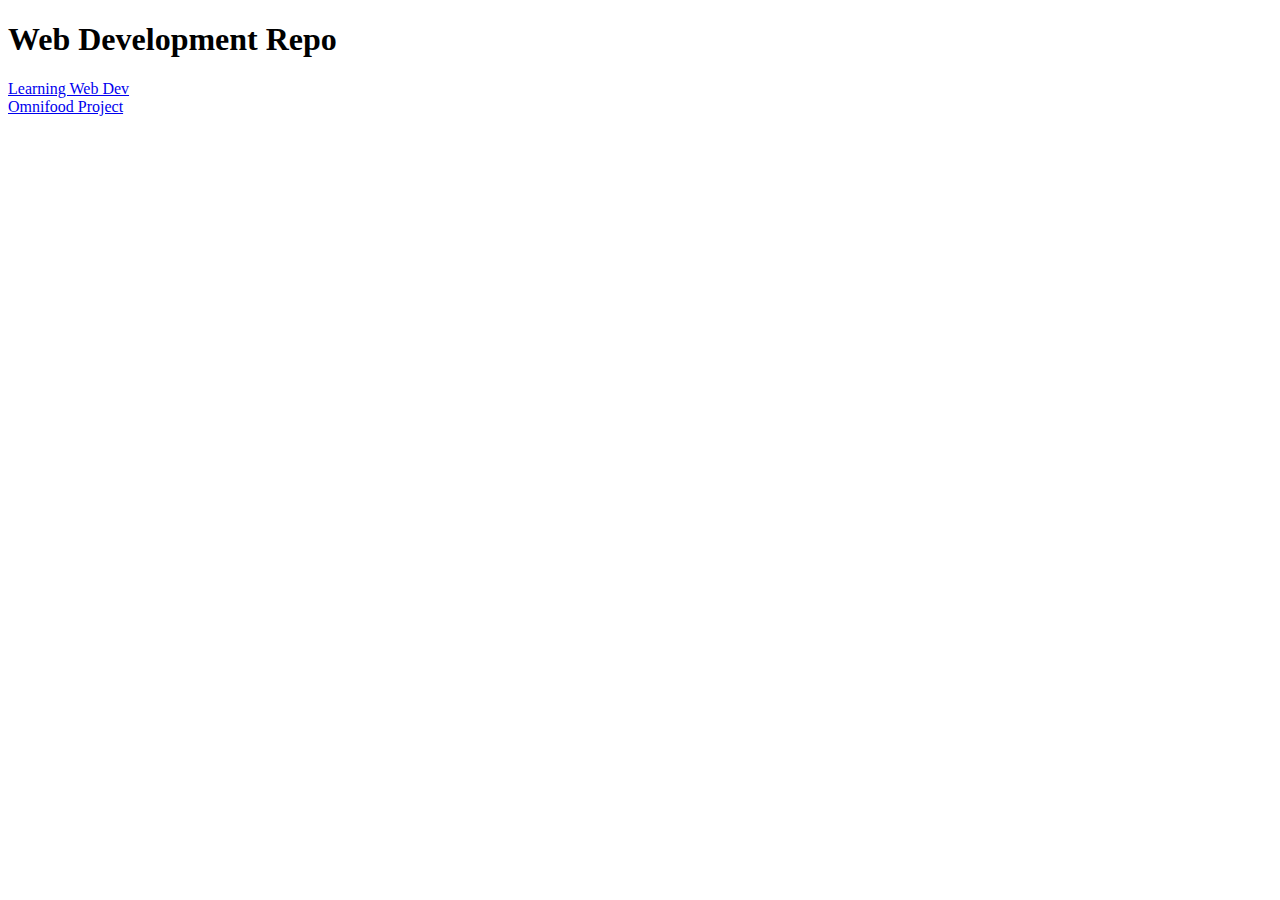
<file: index.html>
<!DOCTYPE html>
<html lang="en">

<head>
    <meta charset="UTF-8">
    <title>Web Devlopment Repository</title>
</head>

<body>
    <header>
        <h1>Web Development Repo</h1>
    </header>
    <main>
        <section><a href="blogpost/index.html" target="_blank">Learning Web Dev</a></section>
        <section><a href="omnifood-project/index.html" target="_blank">Omnifood Project</a></section>
        <section></section>
        <section></section>
        <section></section>
    </main>
</body>

</html>
</file>
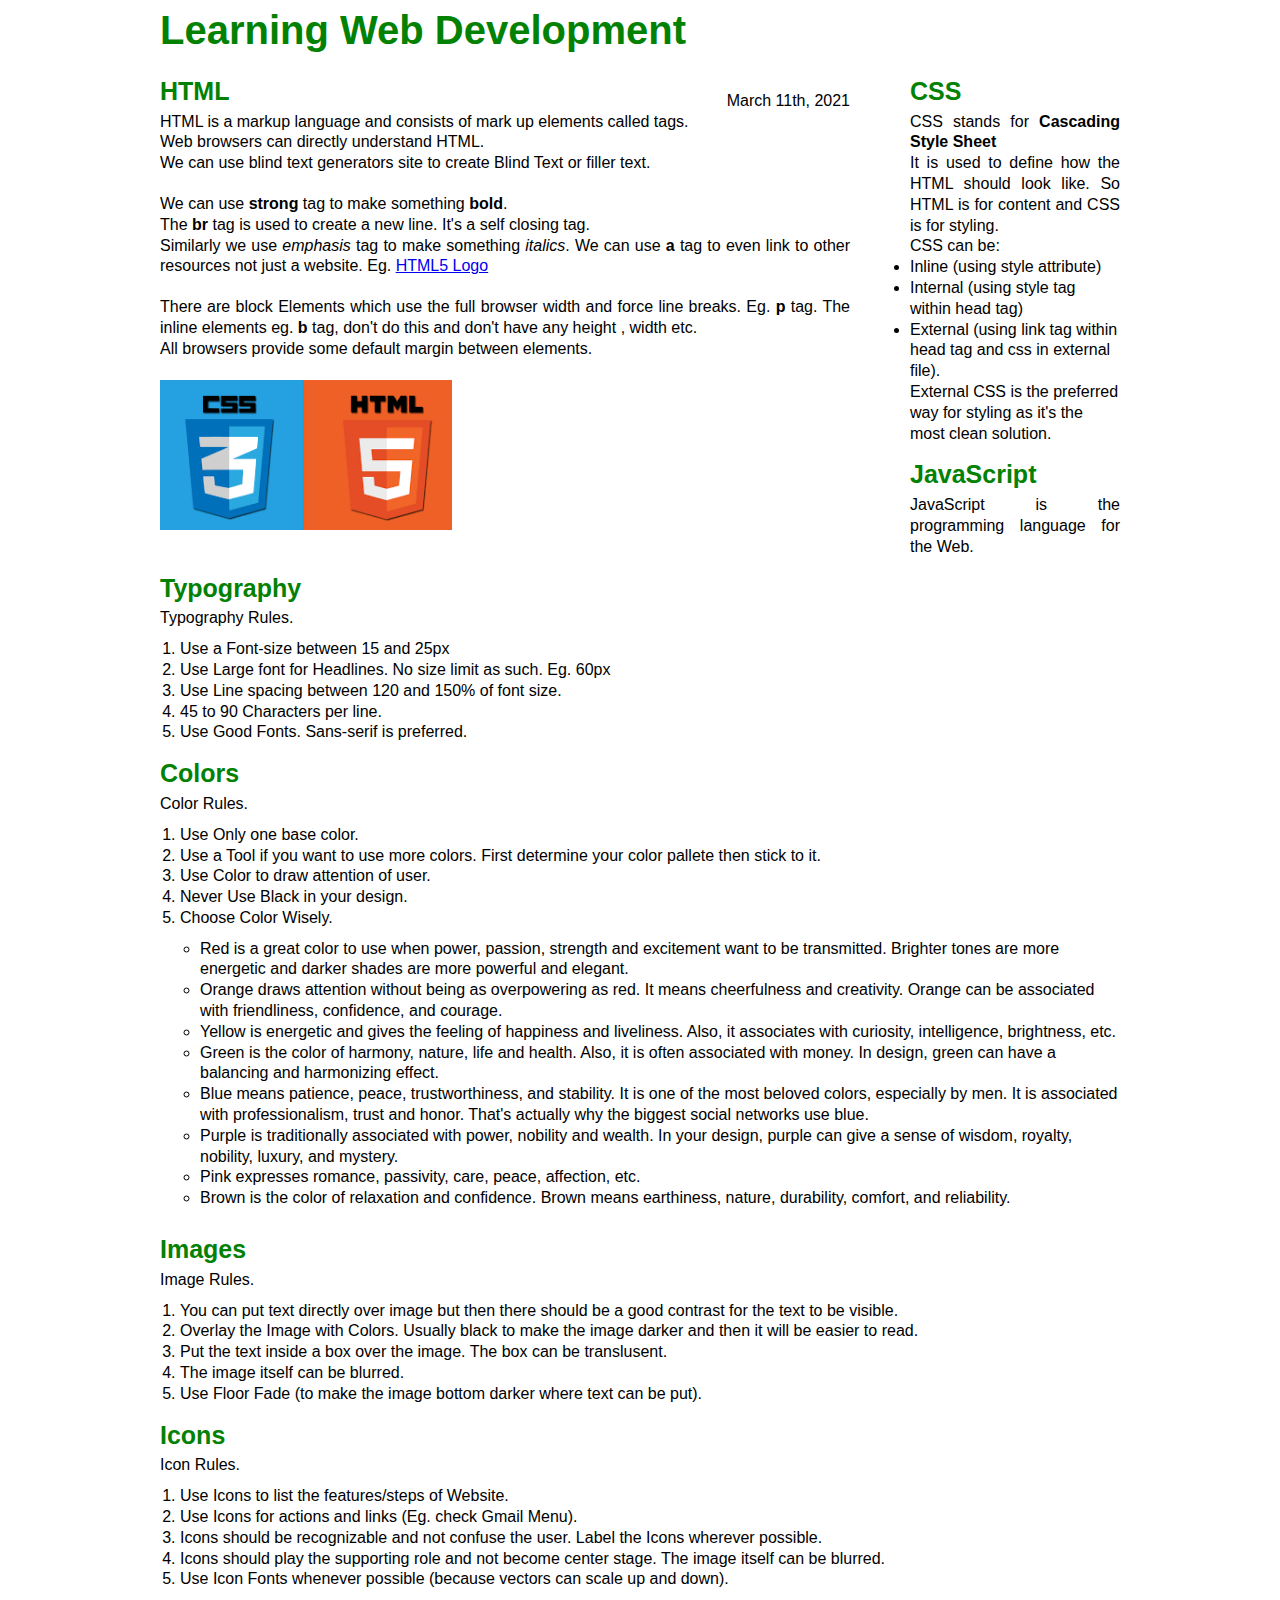
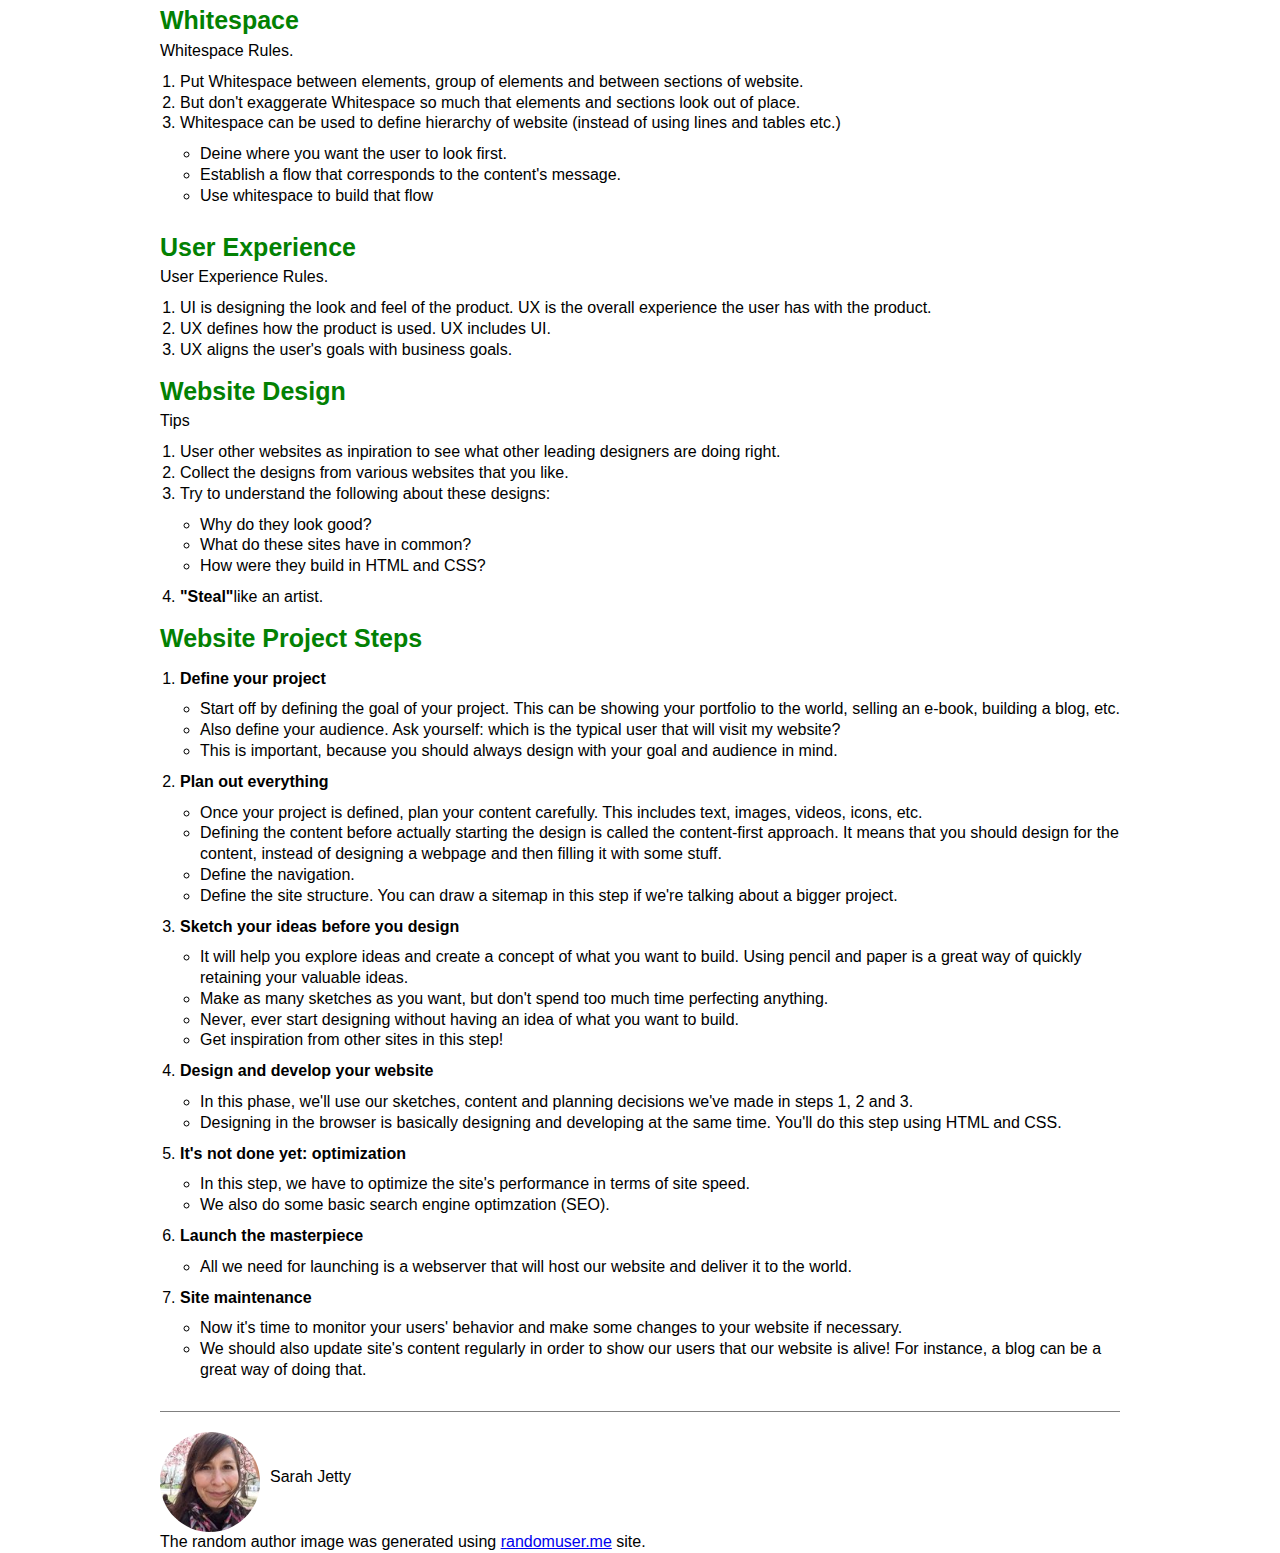
<file: blogpost/index.html>
<!DOCTYPE html>
<html lang="en">

<head>
    <meta charset="UTF-8">
    <meta http-equiv="X-UA-Compatible" content="IE=edge">
    <link rel="stylesheet" type="text/css" href="css/style.css">
    <title>Web Dev</title>
</head>

<body>
    <div class="container">
        <h1>Learning Web Development</h1>
        <article class="html-box">
            <p class="date">March 11th, 2021</p>

            <h2>HTML</h2>
            <p class="html-text">HTML is a markup language and consists of mark up elements called tags. <br>
                Web browsers can directly understand HTML. <br>
                We can use blind text generators site to create Blind Text or filler text. <br>
            </p>

            <p class="html-text">
                We can use <strong>strong</strong> tag to make something <strong>bold</strong>. <br>
                The <strong>br</strong> tag is used to create a new line. It's a self closing tag. <br>
                Similarly we use <em>emphasis</em> tag to make something <em>italics</em>.
                We can use <strong>a</strong> tag to even link to other resources not just a website. Eg. <a
                    href="logo.png">HTML5 Logo</a> </p>

            <p class="html-text">
                There are block Elements which use the full browser width and force line breaks. Eg. <b>p</b> tag. The
                inline
                elements
                eg. <b>b</b> tag, don't do this and don't have any height , width etc. <br>
                All browsers provide some default margin between elements. </p>

            <img src="logo.png" alt="HTML5 Logo">

        </article>

        <section class="other-box">
            <article class="css-box">
                <h2>CSS</h2>
                <p class="css-text"> CSS stands for <b>Cascading Style Sheet</b><br>
                    It is used to define how the HTML should look like. So HTML is for content and CSS is for styling.
                    <br>
                    CSS can be:
                    <ul>
                        <li>Inline (using style attribute)</li>
                        <li>Internal (using style tag within head tag)</li>
                        <li>External (using link tag within head tag and css in external file).</li>
                    </ul>
                    External CSS is the preferred way for styling as it's the most clean solution.
                </p>
            </article>

            <article class="js-box">
                <h2>JavaScript</h2>
                <p class="js-text">JavaScript is the programming language for the Web.</p>
            </article>

        </section>

        <div class="clear-fix"></div>

        <section class="web-design-tips">
            <article class="typo-box web-design-tips">
                <h2>Typography</h2>
                <p class="typo-text">Typography Rules.
                    <ol>
                        <li>Use a Font-size between 15 and 25px</li>
                        <li>Use Large font for Headlines. No size limit as such. Eg. 60px</li>
                        <li>Use Line spacing between 120 and 150% of font size. </li>
                        <li>45 to 90 Characters per line.</li>
                        <li>Use Good Fonts. Sans-serif is preferred.</li>
                    </ol>
                </p>
            </article>

            <article class="color-box web-design-tips">
                <h2>Colors</h2>
                <p class="color-text">Color Rules.
                    <ol>
                        <li>Use Only one base color.</li>
                        <li>Use a Tool if you want to use more colors. First determine your color pallete then stick to
                            it.
                        </li>
                        <li>Use Color to draw attention of user. </li>
                        <li>Never Use Black in your design.</li>
                        <li>Choose Color Wisely.</li>
                        <ul>
                            <li>Red is a great color to use when power, passion, strength and excitement want to be
                                transmitted. Brighter tones are more energetic and darker shades are more powerful and
                                elegant.
                            </li>
                            <li>Orange draws attention without being as overpowering as red. It means cheerfulness and
                                creativity. Orange can be associated with friendliness, confidence, and courage.
                            </li>
                            <li>Yellow is energetic and gives the feeling of happiness and liveliness. Also, it
                                associates
                                with curiosity, intelligence, brightness, etc.
                            </li>
                            <li>Green is the color of harmony, nature, life and health. Also, it is often associated
                                with
                                money. In design, green can have a balancing and harmonizing effect.
                            </li>
                            <li>Blue means patience, peace, trustworthiness, and stability. It is one of the most
                                beloved
                                colors, especially by men. It is associated with professionalism, trust and honor.
                                That's
                                actually why the biggest social networks use blue.
                            </li>
                            <li>Purple is traditionally associated with power, nobility and wealth. In your design,
                                purple
                                can give a sense of wisdom, royalty, nobility, luxury, and mystery.
                            </li>
                            <li>Pink expresses romance, passivity, care, peace, affection, etc.
                            </li>
                            <li> Brown is the color of relaxation and confidence. Brown means earthiness, nature,
                                durability, comfort, and reliability.</li>
                        </ul>
                    </ol>
                </p>
            </article>

            <article class="image-box web-design-tips">
                <h2>Images</h2>
                <p class="image-text">Image Rules.
                    <ol>
                        <li>You can put text directly over image but then there should be a good contrast for the text
                            to be
                            visible.</li>
                        <li>Overlay the Image with Colors. Usually black to make the image darker and then it will be
                            easier
                            to read.
                        </li>
                        <li>Put the text inside a box over the image. The box can be translusent. </li>
                        <li>The image itself can be blurred.</li>
                        <li>Use Floor Fade (to make the image bottom darker where text can be put).</li>
                    </ol>
                </p>
            </article>

            <article class="icon-box web-design-tips">
                <h2>Icons</h2>
                <p class="icon-text">Icon Rules.
                    <ol>
                        <li>Use Icons to list the features/steps of Website. </li>
                        <li>Use Icons for actions and links (Eg. check Gmail Menu).</li>
                        <li>Icons should be recognizable and not confuse the user. Label the Icons wherever possible.
                        </li>
                        <li>Icons should play the supporting role and not become center stage. The image itself can be
                            blurred.</li>
                        <li>Use Icon Fonts whenever possible (because vectors can scale up and down).</li>
                    </ol>
                </p>
            </article>

            <article class="whitespace-box web-design-tips">
                <h2>Whitespace</h2>
                <p class="whitespace-text">Whitespace Rules.
                    <ol>
                        <li>Put Whitespace between elements, group of elements and between sections of website. </li>
                        <li>But don't exaggerate Whitespace so much that elements and sections look out of place. </li>
                        <li>Whitespace can be used to define hierarchy of website (instead of using lines and tables
                            etc.)
                        </li>
                        <ul>
                            <li>Deine where you want the user to look first. </li>
                            <li>Establish a flow that corresponds to the content's message. </li>
                            <li>Use whitespace to build that flow</li>
                        </ul>
                    </ol>
                </p>
            </article>

            <div class="ux-box web-design-tips">
                <h2>User Experience</h2>
                <p class="ux-text">User Experience Rules.
                    <ol>
                        <li>UI is designing the look and feel of the product. UX is the overall experience the user has
                            with
                            the product. </li>
                        <li>UX defines how the product is used. UX includes UI. </li>
                        <li>UX aligns the user's goals with business goals. </li>
                    </ol>
                </p>
            </div>

            <article class="design-box web-design-tips">
                <h2>Website Design</h2>
                <p class="ux-text">Tips
                    <ol>
                        <li>User other websites as inpiration to see what other leading designers are doing right.</li>
                        <li>Collect the designs from various websites that you like.</li>
                        <li>Try to understand the following about these designs:</li>
                        <ul>
                            <li>Why do they look good?</li>
                            <li>What do these sites have in common?</li>
                            <li>How were they build in HTML and CSS?</li>
                        </ul>
                        <li><b>"Steal"</b>like an artist.</li>
                    </ol>
                </p>
            </article>
        </section>

        <article class="project-box web-design-tips">
            <h2>Website Project Steps</h2>
            <p class="ux-text">
                <ol>
                    <li><b> Define your project</b></li>
                    <ul>
                        <li>Start off by defining the goal of your project. This can be showing your portfolio to the
                            world, selling an e-book, building a blog, etc.</li>
                        <li>Also define your audience. Ask yourself: which is the typical user that will visit my
                            website?</li>
                        <li>This is important, because you should always design with your goal and audience in mind.
                        </li>
                    </ul>

                    <li><b>Plan out everything</b></li>
                    <ul>
                        <li>Once your project is defined, plan your content carefully. This includes text, images,
                            videos, icons, etc.</li>
                        <li>Defining the content before actually starting the design is called the content-first
                            approach. It means that you should design for the content, instead of designing a webpage
                            and then filling it with some stuff.</li>
                        <li>Define the navigation. </li>
                        <li> Define the site structure. You can draw a sitemap in this step if we're talking about a
                            bigger project.</li>
                    </ul>

                    <li><b>Sketch your ideas before you design</b></li>
                    <ul>
                        <li>It will help you explore ideas and create a concept of what you want to build. Using pencil
                            and paper
                            is a great way of quickly retaining your valuable ideas.</li>
                        <li>Make as many sketches as you want, but don't spend too much time perfecting anything.</li>
                        <li>Never, ever start designing without having an idea of what you want to build.</li>
                        <li>Get inspiration from other sites in this step!</li>
                    </ul>
                    <li><b>Design and develop your website</b></li>
                    <ul>
                        <li>In this phase, we'll use our sketches, content and planning decisions we've made in steps
                            1, 2 and 3.</li>
                        <li> Designing in the browser is basically designing and developing at the same time. You'll do
                            this step using HTML and CSS. </li>
                    </ul>
                    <li><b>It's not done yet: optimization</b></li>
                    <ul>
                        <li>In this step, we have to optimize the site's performance in terms of site speed. </li>
                        <li>We also do some basic search engine optimzation (SEO). </li>
                    </ul>
                    <li><b>Launch the masterpiece</b></li>
                    <ul>
                        <li>All we need for launching is a webserver that will host our website and deliver it to the
                            world.</li>
                    </ul>
                    <li><b>Site maintenance</b></li>
                    <ul>
                        <li> Now it's time to monitor your users' behavior and make some changes to your website if
                            necessary.</li>
                        <li>We should also update site's content regularly in order to show our users that our website
                            is alive! For
                            instance, a blog can be a great way of doing that.</li>
                    </ul>
                </ol>


            </p>
        </article>

        <footer class="author-box">
            <p id="author-text"> <img src="author.jpg" alt="Author">
                <div class="author-name">Sarah Jetty</div>
                <div class="clear-fix"></div>
                <div class="author-bio">
                    The random author image was generated using <a href="http://randomuser.me"
                        target="_blank">randomuser.me</a> site.</div>
            </p>
        </footer>

    </div>
</body>

</html>
</file>
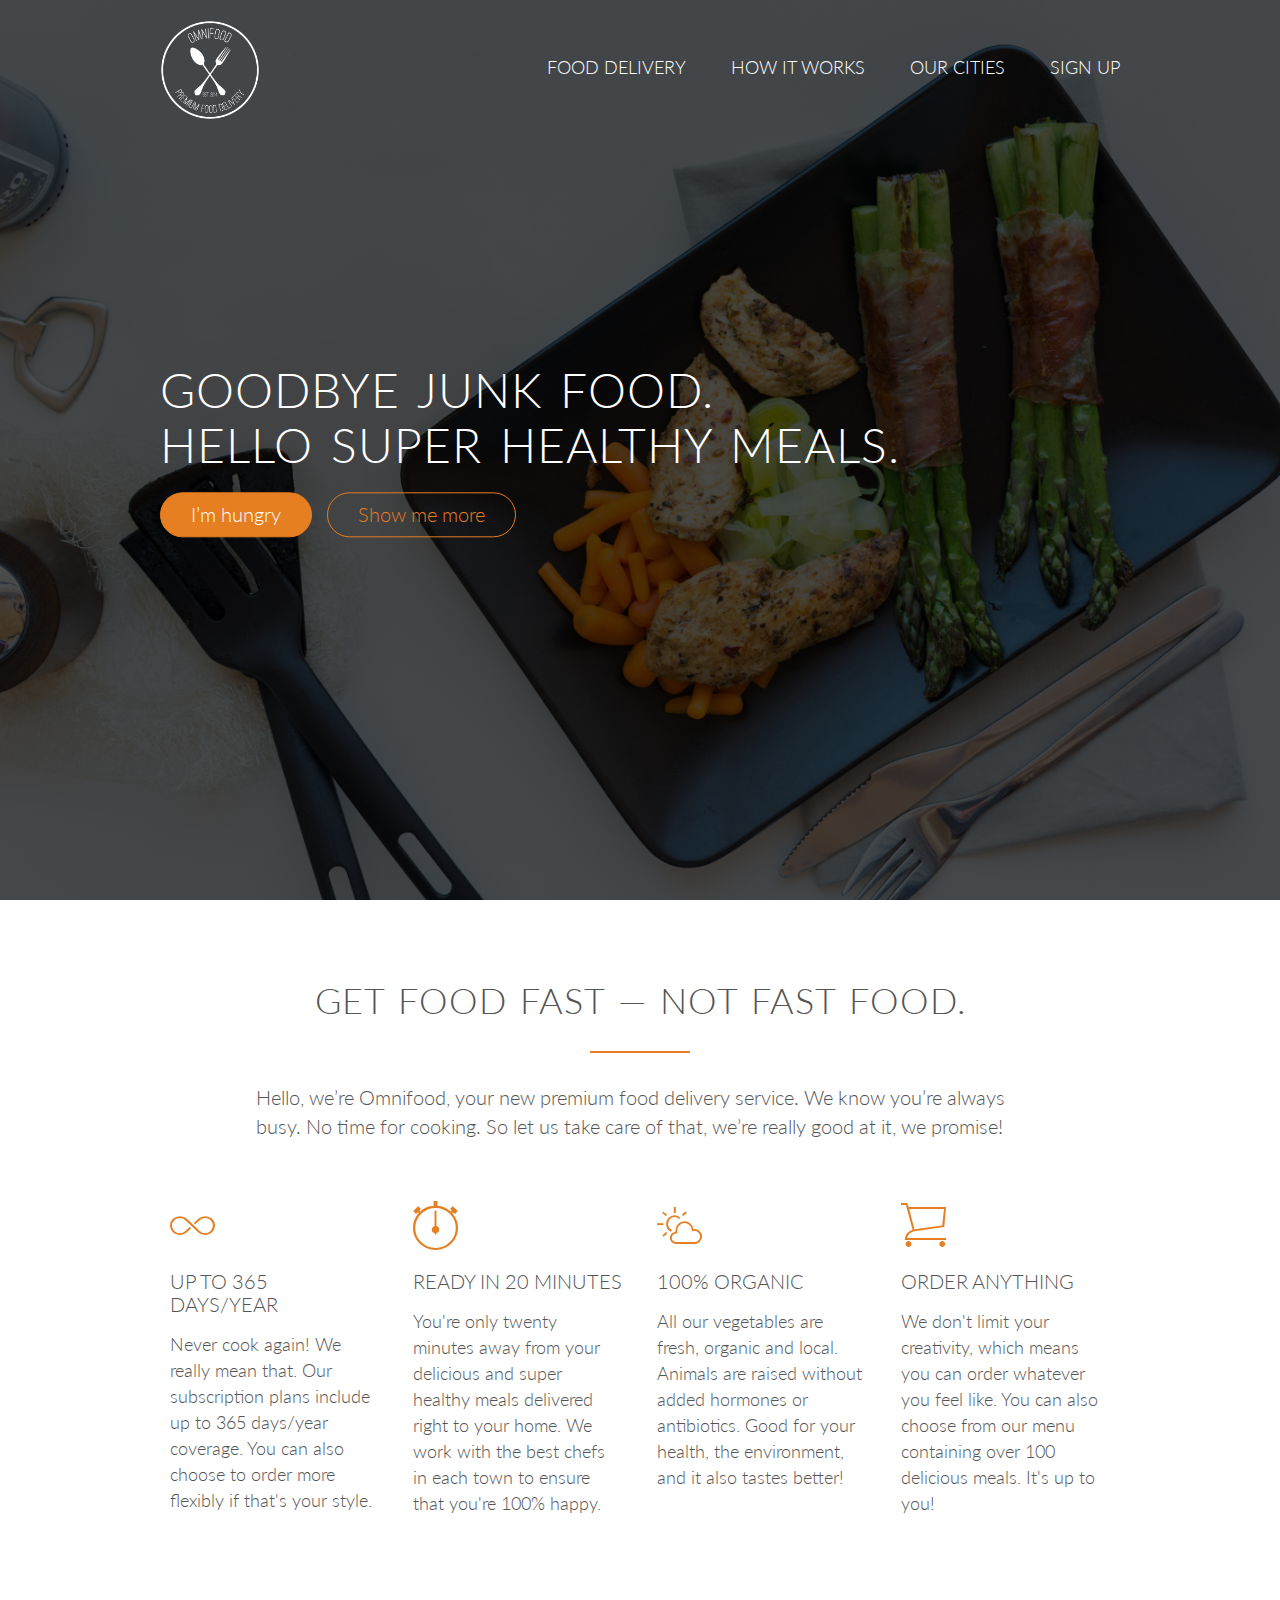
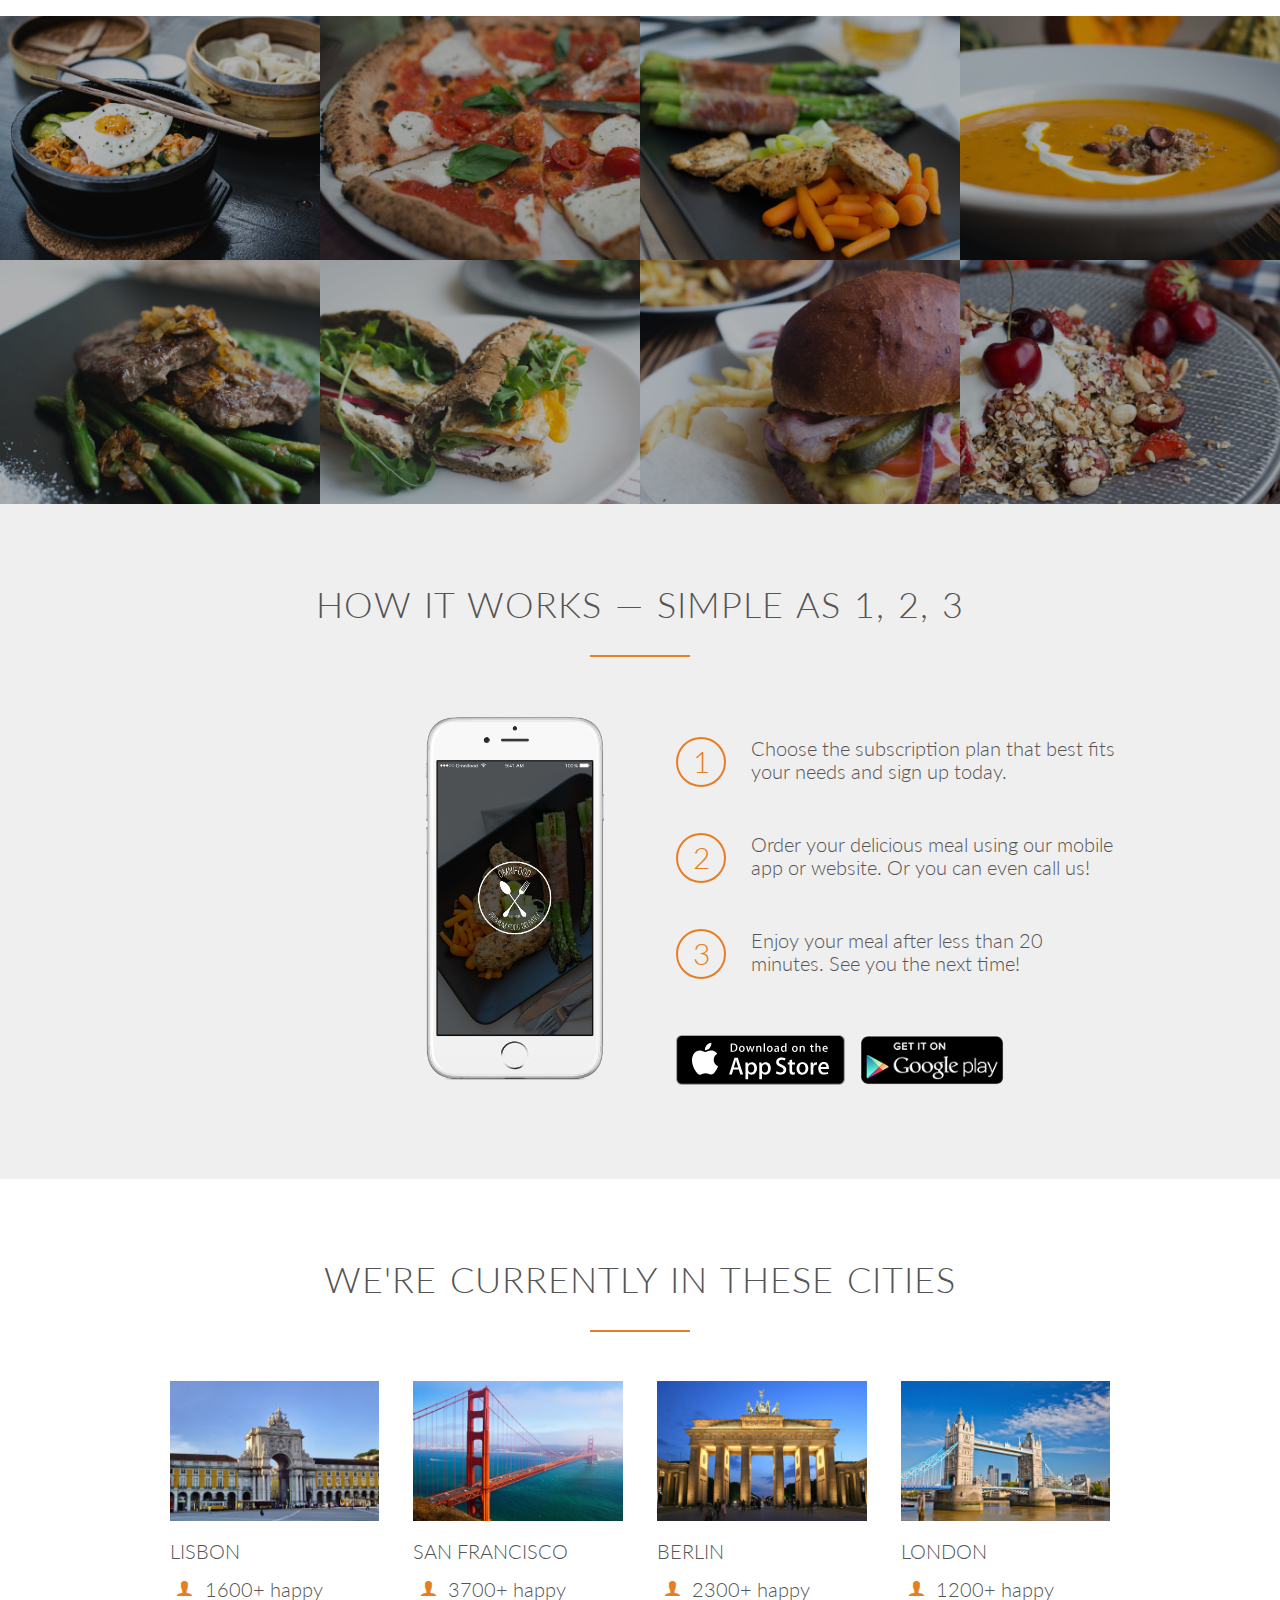
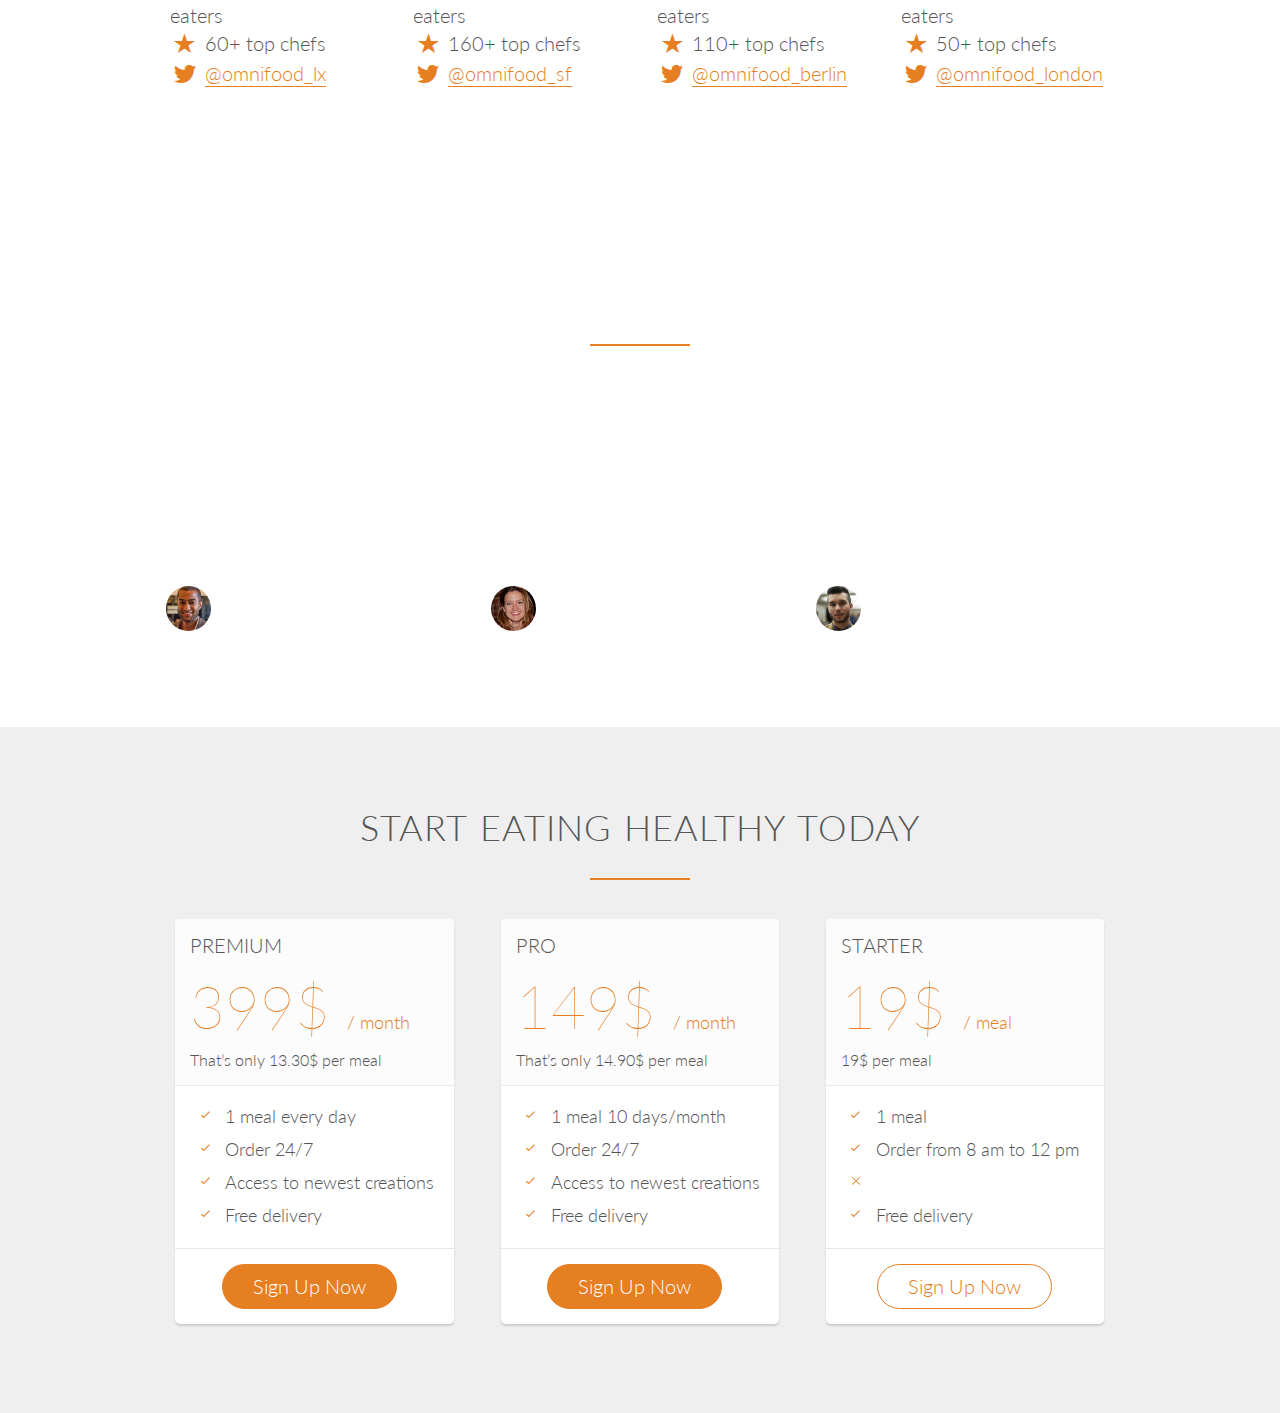
<file: omnifood-project/index.html>
<!DOCTYPE html>
<html lang="en">
  <head>
    <meta charset="UTF-8" />
    <meta http-equiv="X-UA-Compatible" content="IE=edge" />
    <link rel="preconnect" href="https://fonts.gstatic.com" />
    <link
      rel="stylesheet"
      href="https://fonts.googleapis.com/css2?family=Lato:ital,wght@0,100;0,300;0,400;1,300&display=swap"
    />
    <link rel="stylesheet" href="vendors/css/normalize.css" />
    <link rel="stylesheet" href="vendors/css/grid.css" />
    <link rel="stylesheet" href="vendors/css/ionicons.min.css" />
    <link rel="stylesheet" href="resources/css/style.css" />

    <title>Omnifood</title>
  </head>

  <body>
    <header>
      <nav>
        <div class="row">
          <img
            src="resources/img/logo-white.png"
            alt="Omnifood Logo"
            class="logo"
          />
          <ul class="main-nav">
            <li><a href="#">Food Delivery</a></li>
            <li><a href="#">How It Works</a></li>
            <li><a href="#">Our Cities</a></li>
            <li><a href="#">Sign Up</a></li>
          </ul>
        </div>
      </nav>
      <div class="hero-text-box">
        <h1>
          Goodbye junk food.<br />
          Hello super healthy meals.
        </h1>
        <a class="btn btn-full" href="#">I’m hungry</a>
        <a class="btn btn-ghost" href="#">Show me more</a>
      </div>
    </header>

    <section class="section-features">
      <div class="row">
        <h2>Get food fast &mdash; not fast food.</h2>
        <p class="long-copy">
          Hello, we’re Omnifood, your new premium food delivery service. We know
          you’re always busy. No time for cooking. So let us take care of that,
          we’re really good at it, we promise!
        </p>
      </div>

      <div class="row">
        <div class="col span-1-of-4 box">
          <i class="ion-ios7-infinite-outline icon-big"></i>
          <h3>Up to 365 days/year</h3>
          <p>
            Never cook again! We really mean that. Our subscription plans
            include up to 365 days/year coverage. You can also choose to order
            more flexibly if that's your style.
          </p>
        </div>

        <div class="col span-1-of-4 box">
          <i class="ion-ios7-stopwatch-outline icon-big"></i>
          <h3>Ready in 20 minutes</h3>
          <p>
            You're only twenty minutes away from your delicious and super
            healthy meals delivered right to your home. We work with the best
            chefs in each town to ensure that you're 100% happy.
          </p>
        </div>

        <div class="col span-1-of-4 box">
          <i class="ion-ios7-partlysunny-outline icon-big"></i>
          <h3>100% organic</h3>
          <p>
            All our vegetables are fresh, organic and local. Animals are raised
            without added hormones or antibiotics. Good for your health, the
            environment, and it also tastes better!
          </p>
        </div>

        <div class="col span-1-of-4 box">
          <i class="ion-ios7-cart-outline icon-big"></i>
          <h3>Order anything</h3>
          <p>
            We don't limit your creativity, which means you can order whatever
            you feel like. You can also choose from our menu containing over 100
            delicious meals. It's up to you!
          </p>
        </div>
      </div>
    </section>

    <section class="section-meals">
      <ul class="meals-showcase clear-fix">
        <li>
          <figure class="meal-photo">
            <img
              src="resources/img/1.jpg"
              alt="Korean bibimbap with egg and vegetables"
            />
          </figure>
        </li>
        <li>
          <figure class="meal-photo">
            <img
              src="resources/img/2.jpg"
              alt="Simple italian pizza with cherry tomatoes"
            />
          </figure>
        </li>
        <li>
          <figure class="meal-photo">
            <img
              src="resources/img/3.jpg"
              alt="Chicken breast steak with vegetables"
            />
          </figure>
        </li>
        <li>
          <figure class="meal-photo">
            <img src="resources/img/4.jpg" alt="Autumn pumpkin soup" />
          </figure>
        </li>
      </ul>

      <ul class="meals-showcase clear-fix">
        <li>
          <figure class="meal-photo">
            <img
              src="resources/img/5.jpg"
              alt="Paleo beef steak with vegetables"
            />
          </figure>
        </li>
        <li>
          <figure class="meal-photo">
            <img
              src="resources/img/6.jpg"
              alt="Healthy baguette with egg and vegetables"
            />
          </figure>
        </li>
        <li>
          <figure class="meal-photo">
            <img
              src="resources/img/7.jpg"
              alt="Burger with cheddar and bacon"
            />
          </figure>
        </li>
        <li>
          <figure class="meal-photo">
            <img
              src="resources/img/8.jpg"
              alt="Granola with cherries and strawberries"
            />
          </figure>
        </li>
      </ul>
    </section>

    <section class="section-steps">
      <div class="row">
        <h2>How it works &mdash; Simple as 1, 2, 3</h2>
      </div>

      <div class="row">
        <div class="col span-1-of-2 steps-box">
          <img
            src="resources/img/app-iPhone.png"
            class="app-screen"
            alt=" Omnifood app on iPhone"
          />
        </div>
        <div class="col span-1-of-2 steps-box">
          <div class="work-steps">
            <div>1</div>
            <p>
              Choose the subscription plan that best fits your needs and sign up
              today.
            </p>
          </div>
          <div class="work-steps">
            <div>2</div>
            <p>
              Order your delicious meal using our mobile app or website. Or you
              can even call us!
            </p>
          </div>
          <div class="work-steps">
            <div>3</div>
            <p>
              Enjoy your meal after less than 20 minutes. See you the next time!
            </p>
          </div>
          <a href="#" class="btn-app"
            ><img src="resources/img/download-app.svg" alt="App Store Button"
          /></a>
          <a href="#" class="btn-app"
            ><img
              src="resources/img/download-app-android.png"
              alt="Play Store Button"
          /></a>
        </div>
      </div>
    </section>
  </body>

  <section class="section-cities">
    <div class="row">
      <h2>We're currently in these cities</h2>
    </div>

    <div class="row">
      <div class="col span-1-of-4 box">
        <img src="resources/img/lisbon-3.jpg" alt="Lisbon" />
        <h3>Lisbon</h3>
        <div class="city-feature">
          <i class="ion-ios7-person icon-small"></i>1600+ happy eaters
        </div>
        <div class="city-feature">
          <i class="ion-ios7-star icon-small"></i>60+ top chefs
        </div>
        <div class="city-feature">
          <i class="ion-social-twitter icon-small"></i
          ><a href="#">@omnifood_lx</a>
        </div>
      </div>
      <div class="col span-1-of-4 box">
        <img src="resources/img/san-francisco.jpg" alt="San Francisco" />
        <h3>San Francisco</h3>
        <div class="city-feature">
          <i class="ion-ios7-person icon-small"></i>3700+ happy eaters
        </div>
        <div class="city-feature">
          <i class="ion-ios7-star icon-small"></i>160+ top chefs
        </div>
        <div class="city-feature">
          <i class="ion-social-twitter icon-small"></i
          ><a href="#">@omnifood_sf</a>
        </div>
      </div>
      <div class="col span-1-of-4 box">
        <img src="resources/img/berlin.jpg" alt="Berlin" />
        <h3>Berlin</h3>
        <div class="city-feature">
          <i class="ion-ios7-person icon-small"></i>2300+ happy eaters
        </div>
        <div class="city-feature">
          <i class="ion-ios7-star icon-small"></i>110+ top chefs
        </div>
        <div class="city-feature">
          <i class="ion-social-twitter icon-small"></i
          ><a href="#">@omnifood_berlin</a>
        </div>
      </div>
      <div class="col span-1-of-4 box">
        <img src="resources/img/london.jpg" alt="London" />
        <h3>London</h3>
        <div class="city-feature">
          <i class="ion-ios7-person icon-small"></i>1200+ happy eaters
        </div>
        <div class="city-feature">
          <i class="ion-ios7-star icon-small"></i>50+ top chefs
        </div>
        <div class="city-feature">
          <i class="ion-social-twitter icon-small"></i
          ><a href="#">@omnifood_london</a>
        </div>
      </div>
    </div>
  </section>

  <section class="section-testimonials">
    <div class="row">
      <h2>Our customers can't live without us</h2>
    </div>

    <div class="row">
      <div class="col span-1-of-3">
        <blockquote>
          Omnifood is just awesome! I just launched a startup which leaves me
          with no time for cooking, so Omnifood is a life-saver. Now that I got
          used to it, I couldn't live without my daily meals!
          <cite
            ><img src="resources/img/customer-1.jpg" alt="customer-1" />Alberto
            Duncan</cite
          >
        </blockquote>
      </div>
      <div class="col span-1-of-3">
        <blockquote>
          Inexpensive, healthy and great-tasting meals, delivered right to my
          home. We have lots of food delivery here in Lisbon, but no one comes
          even close to Omifood. Me and my family are so in love!
          <cite
            ><img src="resources/img/customer-2.jpg" alt="customer-2" />Joana
            Silva</cite
          >
        </blockquote>
      </div>
      <div class="col span-1-of-3">
        <blockquote>
          I was looking for a quick and easy food delivery service in San
          Franciso. I tried a lot of them and ended up with Omnifood. Best food
          delivery service in the Bay Area. Keep up the great work!
          <cite
            ><img src="resources/img/customer-3.jpg" alt="customer-3" />Milton
            Chapman</cite
          >
        </blockquote>
      </div>
    </div>
  </section>

  <section class="section-plans">
    <div class="row">
      <h2>Start eating healthy today</h2>
    </div>
    <div class="row">
      <div class="col span-1-of-3">
        <div class="plan-box">
          <div>
            <h3>Premium</h3>
            <p class="plan-price">399$ <span>/ month</span></p>
            <p class="plan-price-meal">That’s only 13.30$ per meal</p>
          </div>
          <div>
            <ul>
              <li>
                <i class="ion-ios7-checkmark-empty icon-small"></i>1 meal every
                day
              </li>
              <li>
                <i class="ion-ios7-checkmark-empty icon-small"></i>Order 24/7
              </li>
              <li>
                <i class="ion-ios7-checkmark-empty icon-small"></i>Access to
                newest creations
              </li>
              <li>
                <i class="ion-ios7-checkmark-empty icon-small"></i>Free delivery
              </li>
            </ul>
          </div>
          <div><a href="#" class="btn btn-full">Sign Up Now</a></div>
        </div>
      </div>
      <div class="col span-1-of-3">
        <div class="plan-box">
          <div>
            <h3>Pro</h3>
            <p class="plan-price">149$ <span>/ month</span></p>
            <p class="plan-price-meal">That’s only 14.90$ per meal</p>
          </div>
          <div>
            <ul>
              <li>
                <i class="ion-ios7-checkmark-empty icon-small"></i>1 meal 10
                days/month
              </li>
              <li>
                <i class="ion-ios7-checkmark-empty icon-small"></i>Order 24/7
              </li>
              <li>
                <i class="ion-ios7-checkmark-empty icon-small"></i>Access to
                newest creations
              </li>
              <li>
                <i class="ion-ios7-checkmark-empty icon-small"></i>Free delivery
              </li>
            </ul>
          </div>
          <div><a href="#" class="btn btn-full">Sign Up Now</a></div>
        </div>
      </div>
      <div class="col span-1-of-3">
        <div class="plan-box">
          <div>
            <h3>Starter</h3>
            <p class="plan-price">19$ <span>/ meal</span></p>
            <p class="plan-price-meal">19$ per meal</p>
          </div>
          <div>
            <ul>
              <li><i class="ion-ios7-checkmark-empty icon-small"></i>1 meal</li>
              <li>
                <i class="ion-ios7-checkmark-empty icon-small"></i>Order from 8
                am to 12 pm
              </li>
              <li><i class="ion-ios7-close-empty icon-small"></i></li>
              <li>
                <i class="ion-ios7-checkmark-empty icon-small"></i>Free delivery
              </li>
            </ul>
          </div>
          <div><a href="#" class="btn btn-ghost">Sign Up Now</a></div>
        </div>
      </div>
    </div>
  </section>
</html>

<!-- Section 7: Contact form
Title: We're happy to hear from you

Fields to include:
Name
Email
How did you find us?
Newsletter
Drop us a line

Section 8: Footer
Title: None

Navigation:
1. About us
2. Blog
3. Press
4. iOS App
5. Android App

Also include links to facebook, twitter, google+ and Instagram accounts. -->
</file>
<file: blogpost/css/style.css>
* {
    /* Affects all elements */
    margin: 0;
    padding: 0;
    /* Height and Width defined for entire box, and not just content inside the box */
    box-sizing: border-box;
}

body {
    /* CSS Inheritance: This will apply to every element within the body tag unless overwritten.  */
    font-family: Helvetica, Arial, sans-serif;
    font-size: 16px;
    line-height: 130%;
}

h1,
h2 {
    color: rgb(3, 129, 3);
}

h1 {
    font-size: 40px;
    margin-bottom: 40px;
}

h2 {
    font-size: 25px;
    margin-bottom: 10px;
}

p {
    text-align: justify;
}

.html-text {
    /* Class Selector */
    text-align: justify;
    margin-bottom: 20px;
}

#author-text {
    /* ID Selector. Rarely used */
    font-size: 18px;
}

.container {
    width: 960px;
    /* Below will keep the content centered always depending on the browser width */
    /* margin-left: auto;
    margin-right: auto; */

    /* margin-top: 20px; */

    /* margin : top right bottom left */
    margin: 20px auto 0 auto;
}

.clear-fix:after {
    content: "";
    display: table;
    clear: both;
}

.html-box {
    /* background-color: #00f; */
    width: 75%;
    float: left;
    padding-right: 30px;
    position: relative;
}

.other-box {
    /* background-color: #0f0; */
    width: 25%;
    float: left;
    padding-left: 30px;
}

.js-box {
    margin-top: 20px;
}

.author-box {
    /* background-color: #ff0; */
    padding-top: 20px;
    border-top: 1px solid #808080;
}

.author-box img {
    /* img tag within author-box class */
    height: 100px;
    width: 100px;
    /* Make the picture circular!! */
    border-radius: 50%;
    float: left;
}

.author-name {
    margin: 35px 0 0 110px;
}


.html-box img {
    height: 150px;
    width: auto;
}

.date {
    position: absolute;
    top: 10px;
    right: 30px;
}

/* .typo-box,
.color-box,
.image-box,
.icon-box,
.whitespace-box,
.ux-box,
.design-box,
.project-box {
    margin: 20px 0 20px 0;
} */

.web-design-tips {
    margin: 20px 0 20px 0;
}

.web-design-tips ol {
    padding: 10px 0 0 20px;
}

.web-design-tips ol ul {
    padding: 10px 0 10px 20px;
}
</file>
<file: omnifood-project/vendors/css/grid.css>
/*  SECTIONS  ============================================================================= */

.section {
	clear: both;
	padding: 0px;
	margin: 0px;
}

/*  GROUPING  ============================================================================= */

.row {
    zoom: 1; /* For IE 6/7 (trigger hasLayout) */
}

.row:before,
.row:after {
    content:"";
    display:table;
}
.row:after {
    clear:both;
}

/*  GRID COLUMN SETUP   ==================================================================== */

.col {
	display: block;
	float:left;
	margin: 1% 0 1% 1.6%;
}

.col:first-child { margin-left: 0; } /* all browsers except IE6 and lower */


/*  REMOVE MARGINS AS ALL GO FULL WIDTH AT 480 PIXELS */

@media only screen and (max-width: 480px) {
	.col { 
		/*margin: 1% 0 1% 0%;*/
        margin: 0;
	}
}


/*  GRID OF TWO   ============================================================================= */


.span-2-of-2 {
	width: 100%;
}

.span-1-of-2 {
	width: 49.2%;
}

/*  GO FULL WIDTH AT LESS THAN 480 PIXELS */

@media only screen and (max-width: 480px) {
	.span-2-of-2 {
		width: 100%; 
	}
	.span-1-of-2 {
		width: 100%; 
	}
}


/*  GRID OF THREE   ============================================================================= */

	
.span-3-of-3 {
	width: 100%; 
}

.span-2-of-3 {
	width: 66.13%; 
}

.span-1-of-3 {
	width: 32.26%; 
}


/*  GO FULL WIDTH AT LESS THAN 480 PIXELS */

@media only screen and (max-width: 480px) {
	.span-3-of-3 {
		width: 100%; 
	}
	.span-2-of-3 {
		width: 100%; 
	}
	.span-1-of-3 {
		width: 100%;
	}
}

/*  GRID OF FOUR   ============================================================================= */

	
.span-4-of-4 {
	width: 100%; 
}

.span-3-of-4 {
	width: 74.6%; 
}

.span-2-of-4 {
	width: 49.2%; 
}

.span-1-of-4 {
	width: 23.8%; 
}


/*  GO FULL WIDTH AT LESS THAN 480 PIXELS */

@media only screen and (max-width: 480px) {
	.span-4-of-4 {
		width: 100%; 
	}
	.span-3-of-4 {
		width: 100%; 
	}
	.span-2-of-4 {
		width: 100%; 
	}
	.span-1-of-4 {
		width: 100%; 
	}
}


/*  GRID OF FIVE   ============================================================================= */

	
.span-5-of-5 {
	width: 100%;
}

.span-4-of-5 {
  	width: 79.68%; 
}

.span-3-of-5 {
  	width: 59.36%; 
}

.span-2-of-5 {
  	width: 39.04%;
}

.span-1-of-5 {
  	width: 18.72%;
}


/*  GO FULL WIDTH AT LESS THAN 480 PIXELS */

@media only screen and (max-width: 480px) {
	.span-5-of-5 {
		width: 100%; 
	}
	.span-4-of-5 {
		width: 100%; 
	}
	.span-3-of-5 {
		width: 100%; 
	}
	.span-2-of-5 {
		width: 100%; 
	}
	.span-1-of-5 {
		width: 100%; 
	}
}


/*  GRID OF SIX   ============================================================================= */


.span-6-of-6 {
	width: 100%;
}

.span-5-of-6 {
  	width: 83.06%;
}

.span-4-of-6 {
  	width: 66.13%;
}

.span-3-of-6 {
  	width: 49.2%;
}

.span-2-of-6 {
  	width: 32.26%;
}

.span-1-of-6 {
  	width: 15.33%;
}


/*  GO FULL WIDTH AT LESS THAN 480 PIXELS */

@media only screen and (max-width: 480px) {
	.span-6-of-6 {
		width: 100%; 
	}
	.span-5-of-6 {
		width: 100%; 
	}
	.span-4-of-6 {
		width: 100%; 
	}
	.span-3-of-6 {
		width: 100%; 
	}
	.span-2-of-6 {
		width: 100%; 
	}
	.span-1-of-6 {
		width: 100%; 
	}
}



/*  GRID OF SEVEN   ============================================================================= */


.span-7-of-7 {
	width: 100%;
}

.span-6-of-7 {
	width: 85.48%;
}

.span-5-of-7 {
  	width: 70.97%;
}

.span-4-of-7 {
  	width: 56.45%;
}

.span-3-of-7 {
  	width: 41.94%;
}

.span-2-of-7 {
  	width: 27.42%;
}

.span-1-of-7 {
  	width: 12.91%;
}


/*  GO FULL WIDTH AT LESS THAN 480 PIXELS */

@media only screen and (max-width: 480px) {
	.span-7-of-7 {
		width: 100%; 
	}
	.span-6-of-7 {
		width: 100%; 
	}
	.span-5-of-7 {
		width: 100%; 
	}
	.span-4-of-7 {
		width: 100%; 
	}
	.span-3-of-7 {
		width: 100%; 
	}
	.span-2-of-7 {
		width: 100%; 
	}
	.span-1-of-7 {
		width: 100%; 
	}
}


/*  GRID OF EIGHT   ============================================================================= */

	
.span-8-of-8 {
	width: 100%;
}

.span-7-of-8 {
	width: 87.3%; 
}

.span-6-of-8 {
	width: 74.6%; 
}

.span-5-of-8 {
	width: 61.9%; 
}

.span-4-of-8 {
	width: 49.2%; 
}

.span-3-of-8 {
	width: 36.5%;
}

.span-2-of-8 {
	width: 23.8%; 
}

.span-1-of-8 {
	width: 11.1%; 
}


/*  GO FULL WIDTH AT LESS THAN 480 PIXELS */

@media only screen and (max-width: 480px) {
	.span-8-of-8 {
		width: 100%; 
	}
	.span-7-of-8 {
		width: 100%; 
	}
	.span-6-of-8 {
		width: 100%; 
	}
	.span-5-of-8 {
		width: 100%; 
	}
	.span-4-of-8 {
		width: 100%; 
	}
	.span-3-of-8 {
		width: 100%; 
	}
	.span-2-of-8 {
		width: 100%; 
	}
	.span-1-of-8 {
		width: 100%; 
	}
}


/*  GRID OF NINE   ============================================================================= */


.span-9-of-9 {
	width: 100%;
}

.span-8-of-9 {
	width: 88.71%;
}

.span-7-of-9 {
	width: 77.42%; 
}

.span-6-of-9 {
	width: 66.13%; 
}

.span-5-of-9 {
	width: 54.84%; 
}

.span-4-of-9 {
	width: 43.55%; 
}

.span-3-of-9 {
	width: 32.26%;
}

.span-2-of-9 {
	width: 20.97%; 
}

.span-1-of-9 {
	width: 9.68%; 
}


/*  GO FULL WIDTH AT LESS THAN 480 PIXELS */

@media only screen and (max-width: 480px) {
	.span-9-of-9 {
		width: 100%; 
	}
	.span-8-of-9 {
		width: 100%; 
	}
	.span-7-of-9 {
		width: 100%; 
	}
	.span-6-of-9 {
		width: 100%; 
	}
	.span-5-of-9 {
		width: 100%; 
	}
	.span-4-of-9 {
		width: 100%; 
	}
	.span-3-of-9 {
		width: 100%; 
	}
	.span-2-of-9 {
		width: 100%; 
	}
	.span-1-of-9 {
		width: 100%; 
	}
}


/*  GRID OF TEN   ============================================================================= */


.span-10-of-10 {
	width: 100%;
}

.span-9-of-10 {
	width: 89.84%;
}

.span-8-of-10 {
	width: 79.68%;
}

.span-7-of-10 {
	width: 69.52%; 
}

.span-6-of-10 {
	width: 59.36%; 
}

.span-5-of-10 {
	width: 49.2%; 
}

.span-4-of-10 {
	width: 39.04%; 
}

.span-3-of-10 {
	width: 28.88%;
}

.span-2-of-10 {
	width: 18.72%; 
}

.span-1-of-10 {
	width: 8.56%; 
}


/*  GO FULL WIDTH AT LESS THAN 480 PIXELS */

@media only screen and (max-width: 480px) {
	.span-10-of-10 {
		width: 100%; 
	}
	.span-9-of-10 {
		width: 100%; 
	}
	.span-8-of-10 {
		width: 100%; 
	}
	.span-7-of-10 {
		width: 100%; 
	}
	.span-6-of-10 {
		width: 100%; 
	}
	.span-5-of-10 {
		width: 100%; 
	}
	.span-4-of-10 {
		width: 100%; 
	}
	.span-3-of-10 {
		width: 100%; 
	}
	.span-2-of-10 {
		width: 100%; 
	}
	.span-1-of-10 {
		width: 100%; 
	}
}


/*  GRID OF ELEVEN   ============================================================================= */

.span-11-of-11 {
	width: 100%;
}

.span-10-of-11 {
	width: 90.76%;
}

.span-9-of-11 {
	width: 81.52%;
}

.span-8-of-11 {
	width: 72.29%;
}

.span-7-of-11 {
	width: 63.05%; 
}

.span-6-of-11 {
	width: 53.81%; 
}

.span-5-of-11 {
	width: 44.58%; 
}

.span-4-of-11 {
	width: 35.34%; 
}

.span-3-of-11 {
	width: 26.1%;
}

.span-2-of-11 {
	width: 16.87%; 
}

.span-1-of-11 {
	width: 7.63%; 
}


/*  GO FULL WIDTH AT LESS THAN 480 PIXELS */

@media only screen and (max-width: 480px) {
	.span-11-of-11 {
		width: 100%; 
	}
	.span-10-of-11 {
		width: 100%; 
	}
	.span-9-of-11 {
		width: 100%; 
	}
	.span-8-of-11 {
		width: 100%; 
	}
	.span-7-of-11 {
		width: 100%; 
	}
	.span-6-of-11 {
		width: 100%; 
	}
	.span-5-of-11 {
		width: 100%; 
	}
	.span-4-of-11 {
		width: 100%; 
	}
	.span-3-of-11 {
		width: 100%; 
	}
	.span-2-of-11 {
		width: 100%; 
	}
	.span-1-of-11 {
		width: 100%; 
	}
}


/*  GRID OF TWELVE   ============================================================================= */

.span-12-of-12 {
	width: 100%;
}

.span-11-of-12 {
	width: 91.53%;
}

.span-10-of-12 {
	width: 83.06%;
}

.span-9-of-12 {
	width: 74.6%;
}

.span-8-of-12 {
	width: 66.13%;
}

.span-7-of-12 {
	width: 57.66%; 
}

.span-6-of-12 {
	width: 49.2%; 
}

.span-5-of-12 {
	width: 40.73%; 
}

.span-4-of-12 {
	width: 32.26%; 
}

.span-3-of-12 {
	width: 23.8%;
}

.span-2-of-12 {
	width: 15.33%; 
}

.span-1-of-12 {
	width: 6.86%; 
}


/*  GO FULL WIDTH AT LESS THAN 480 PIXELS */

@media only screen and (max-width: 480px) {
	.span-12-of-12 {
		width: 100%; 
	}
	.span-11-of-12 {
		width: 100%; 
	}
	.span-10-of-12 {
		width: 100%; 
	}
	.span-9-of-12 {
		width: 100%; 
	}
	.span-8-of-12 {
		width: 100%; 
	}
	.span-7-of-12 {
		width: 100%; 
	}
	.span-6-of-12 {
		width: 100%; 
	}
	.span-5-of-12 {
		width: 100%; 
	}
	.span-4-of-12 {
		width: 100%; 
	}
	.span-3-of-12 {
		width: 100%; 
	}
	.span-2-of-12 {
		width: 100%; 
	}
	.span-1-of-12 {
		width: 100%; 
	}
}
</file>
<file: omnifood-project/resources/css/style.css>
/* ------------------------------------------------ */
/*  BASIC SETUP                                     */
/* ------------------------------------------------ */

* {
  margin: 0;
  padding: 0;
  box-sizing: border-box;
}

html {
  background-color: #fff;
  color: #555;
  font-family: 'Lato', 'Arial', sans-serif;
  font-weight: 300;
  font-size: 20px;
  text-rendering: optimizeLegibility;
}

.clear-fix {
  zoom: 1;
}

.clear-fix:after {
  content: '.';
  clear: both;
  display: block;
  height: 0;
  visibility: hidden;
}

/* ------------------------------------------------ */
/*  REUSABLE COMPONENTS                             */
/* ------------------------------------------------ */

.row {
  max-width: 960px;
  /* Setting a element as Center of its parent container. */
  /* margin: 0 auto 0 auto; */
  /* Same as above! */
  margin: 0 auto;
}

section {
  padding: 80px 0;
}

.box {
  padding: 1%;
}

/* ----------------------- Headings------------------ */
/* Color :  #e67e22 */

h1,
h2,
h3 {
  font-weight: 300;
  text-transform: uppercase;
}

h1 {
  margin-top: 0;
  margin-bottom: 20px;
  color: #fff;
  font-size: 240%;
  word-spacing: 4px;
  letter-spacing: 1px;
}

h2 {
  font-size: 180%;
  word-spacing: 2px;
  text-align: center;
  margin-bottom: 30px;
  letter-spacing: 1px;
}

h2:after {
  display: block;
  margin: 0 auto;
  margin-top: 30px;
  width: 100px;
  height: 2px;
  background-color: #e67e22;
  content: ' ';
}

h3 {
  font-size: 100%;
  margin-bottom: 15px;
}

/* ----------------------- Paragraphs ------------------ */
.long-copy {
  line-height: 145%;
  width: 80%;
  margin-left: 10%;
}

.box p {
  line-height: 145%;
  font-size: 90%;
}

/* ----------------------- Icons ------------------ */
.icon-big {
  font-size: 300%;
  color: #e67e22;
  margin-bottom: 10px;
  display: block;
}

.icon-small {
  display: inline-block;
  color: #e67e22;
  text-align: center;
  width: 30px;
  font-size: 120%;
  margin-right: 5px;

  /* Secrets to align text and icon */
  line-height: 120%;
  vertical-align: middle;
  margin-top: -5px;
}

/* ----------------------- Links ------------------ */
a:link,
a:visited {
  color: #e67e22;
  text-decoration: none;
  padding-bottom: 1px;
  border-bottom: 1px solid #e67e22;
  transition: border-bottom 0.2s, color 0.2s;
}

a:hover,
a:active {
  color: #555;
  border-bottom: 1px solid transparent;
}

/* ----------------------- Buttons ------------------ */
.btn:link,
.btn:visited {
  display: inline-block;
  padding: 10px 30px;
  font-weight: 300;
  text-decoration: none;
  border-radius: 200px;
  border: 1px solid #e67e22;
  transition: background-color 0.2s, border 0.2s, color 0.2s;
}

.btn-full:link,
.btn-full:visited {
  background-color: #e67e22;
  color: #fff;
  margin-right: 10px;
}

.btn-ghost:link,
.btn-ghost:visited {
  color: #e67e22;
}

.btn:hover,
.btn:active {
  background-color: #cf6d17;
  border: 1px solid #cf6d17;
  color: #fff;
}

/* ------------------------------------------------ */
/*  HEADER                                          */
/* ------------------------------------------------ */
header {
  background-image: linear-gradient(rgba(0, 0, 0, 0.7), rgba(0, 0, 0, 0.7)),
    url('img/hero.jpg');
  background-size: cover;
  background-position: center;
  height: 100vh;
  background-attachment: fixed;
}

.hero-text-box {
  position: absolute;
  width: 960px;
  top: 50%;
  left: 50%;
  transform: translate(-50%, -50%);
}

.logo {
  height: 100px;
  width: auto;
  float: left;
  margin-top: 20px;
}

.main-nav {
  float: right;
  list-style: none;
  margin-top: 55px;
}

.main-nav li {
  display: inline-block;
  margin-left: 40px;
}

.main-nav li a:link,
.main-nav li a:visited {
  text-decoration: none;
  color: #fff;
  text-transform: uppercase;
  font-size: 0.9em;
  padding: 8px 0;
  border-bottom: 2px solid transparent;
  transition: border-bottom 0.2s;
}

.main-nav li a:hover,
.main-nav li a:active {
  border-bottom: 2px solid #e67e22;
}

/* ------------------------------------------------ */
/*  FEATURES                                        */
/* ------------------------------------------------ */
.section-features .long-copy {
  margin-bottom: 30px;
}

/* ------------------------------------------------ */
/*  MEALS                                           */
/* ------------------------------------------------ */

.section-meals {
  padding: 0;
}

.meals-showcase {
  width: 100%;
  list-style: none;
}

.meals-showcase li {
  display: block;
  float: left;
  width: 25%;
}

.meal-photo {
  width: 100%;
  margin: 0;
  overflow: hidden;
  background-color: #000;
}

.meal-photo img {
  opacity: 0.7;
  width: 100%;
  height: auto;
  transform: scale(1.15);
  transition: transform 0.5s, opacity 0.5s;
}

.meal-photo img:hover {
  opacity: 1;
  transform: scale(1.03);
}

/* ------------------------------------------------ */
/*  HOW IT WORKS                                    */
/* ------------------------------------------------ */
.section-steps {
  background-color: rgb(240, 239, 239);
}

.steps-box:first-child {
  text-align: right;
  padding-right: 3%;
  margin-top: 30px;
}

.steps-box:last-child {
  padding-left: 3%;
  margin-top: 50px;
}

.app-screen {
  width: 40%;
}

.work-steps {
  margin-bottom: 50px;
}

.work-steps:last-of-type {
  margin-bottom: 60px;
}

.work-steps div {
  color: #e67e22;
  display: inline-block;
  border: 2px solid #e67e22;
  border-radius: 50%;
  text-align: center;
  font-size: 150%;
  width: 50px;
  height: 50px;
  float: left;
  padding: 5px;
  margin-right: 25px;
}

.btn-app:link,
.btn-app:visited {
  border: 0;
}

.btn-app img {
  height: 50px;
  width: auto;
  margin-right: 10px;
}

/* ------------------------------------------------ */
/*  CITIES                                          */
/* ------------------------------------------------ */
.section-cities {
}

.box img {
  width: 100%;
  height: auto;
  margin-bottom: 15px;
}

.city-feature {
  margin-bottom: 5px;
}

/* ------------------------------------------------ */
/*  TESTIMONIALS                                    */
/* ------------------------------------------------ */
.section-testimonials {
  background-image: linear-gradient(rgba(0, 0, 0, 0.7), rgba(0, 0, 0, 0.7)),
    url(img/back-customers.jpg);
  color: #fff;
  background-size: cover;
  background-attachment: fixed;
}

blockquote:before {
  content: '\201C';
  font-size: 400%;
  display: block;
  position: absolute;
  top: -5px;
  left: -5px;
}

blockquote {
  font-style: italic;
  line-height: 145%;
  padding: 2%;
  position: relative;
  margin-top: 20px;
}

cite {
  display: block;
  font-size: 90%;
}

cite img {
  width: 45px;
  border-radius: 50%;
  margin-right: 10px;
  vertical-align: middle;
}

/* ------------------------------------------------ */
/*  PLANS                                           */
/* ------------------------------------------------ */
.section-plans {
  background-color: rgb(240, 239, 239);
}

.plan-box {
  background-color: #fff;
  width: 90%;
  border-radius: 5px;
  margin-left: 5%;
  box-shadow: 0 2px 2px #cccccc;
}

.plan-box div {
  padding: 15px;
  border-bottom: 1px solid #e8e8e8;
}

.plan-box div:first-child {
  background-color: #fcfcfc;
  border-top-left-radius: 5px;
  border-top-right-radius: 5px;
}

.plan-box div:last-child {
  text-align: center;
  border: 0;
}

.plan-price {
  font-size: 300%;
  margin-bottom: 10px;
  font-weight: 100;
  color: #e67e22;
}

.plan-price span {
  font-size: 30%;
  font-weight: 300;
}

.plan-price-meal {
  font-size: 80%;
}

.plan-box div ul {
  list-style: none;
}

.plan-box div ul li {
  padding: 5px 0;
  font-size: 90%;
}
</file>
